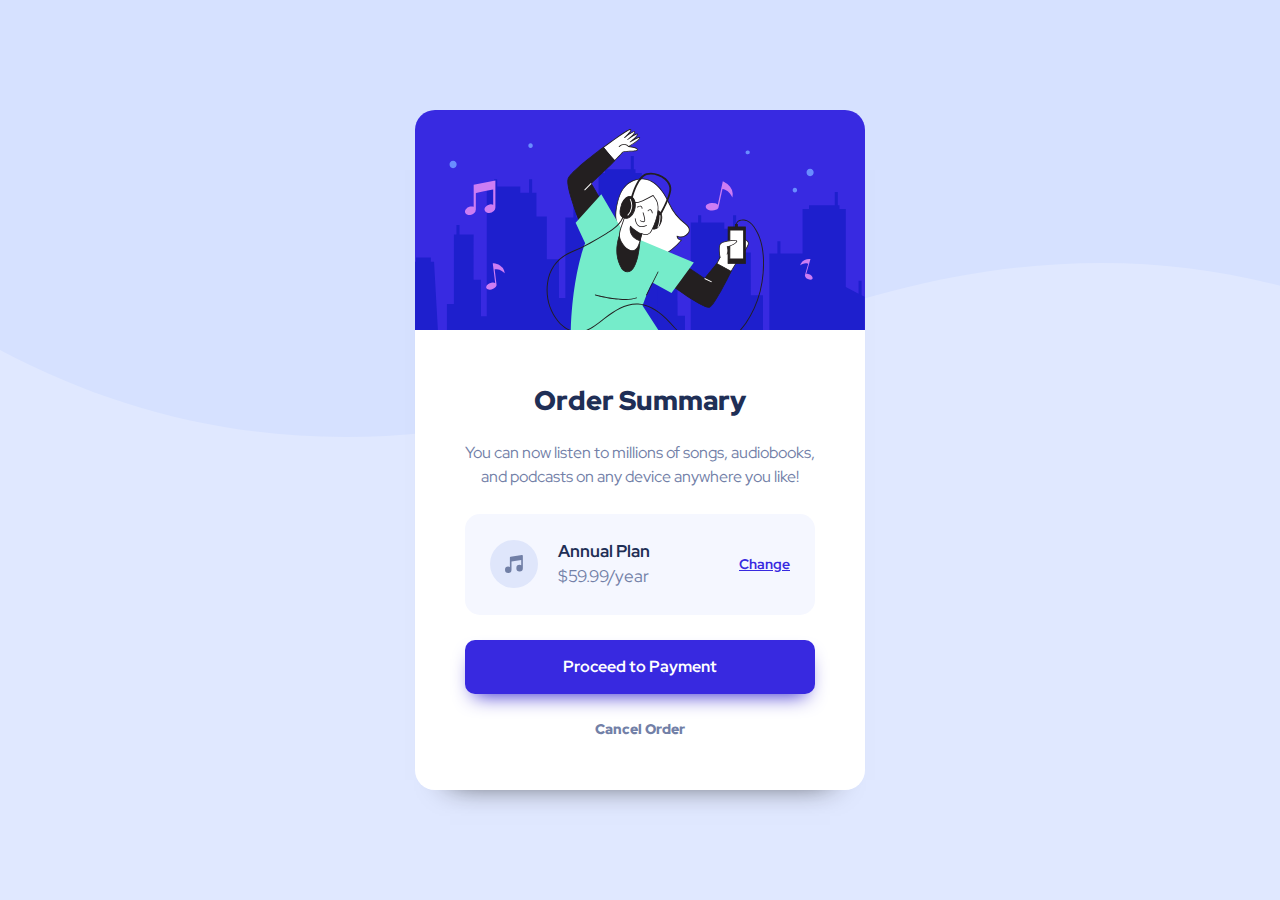
<file: index.html>
<!DOCTYPE html>
<html lang="en-US">
<head>
  <meta charset="utf-8">
  <meta name="viewport" content="width=device-width, initial-scale=1">
  <title>Order Summary</title>

  <link rel="icon" type="image/png" sizes="32x32" href="./images/favicon-32x32.png">
  <!-- Fonts -->
  <link rel="preconnect" href="https://fonts.googleapis.com">
  <link rel="preconnect" href="https://fonts.gstatic.com" crossorigin>
  <link href="https://fonts.googleapis.com/css2?family=Red+Hat+Display:wght@500;700;900&display=swap" rel="stylesheet"> 

  <link rel="stylesheet" type="text/css" href="styles.css">
</head>
<body>
  <main class="wrapper">
    <div class="hero">
      <img src="images/illustration-hero.svg" alt="">
    </div>
    <div class="order-summary">
      <h1>Order Summary</h1>
      <p>You can now listen to millions of songs, audiobooks, and podcasts on any device anywhere you like!</p>
      <div class="plan">
        <img src="images/icon-music.svg" alt="">
        <p>
          Annual Plan <br> 
          $59.99/year
        </p>
        <a href="#">Change</a>
      </div>
      <a href="#" class="proceed-btn">Proceed to Payment</a>
      <a href="#" class="cancel">Cancel Order</a>
    </div>
  </main>
</body>
</html>
</file>
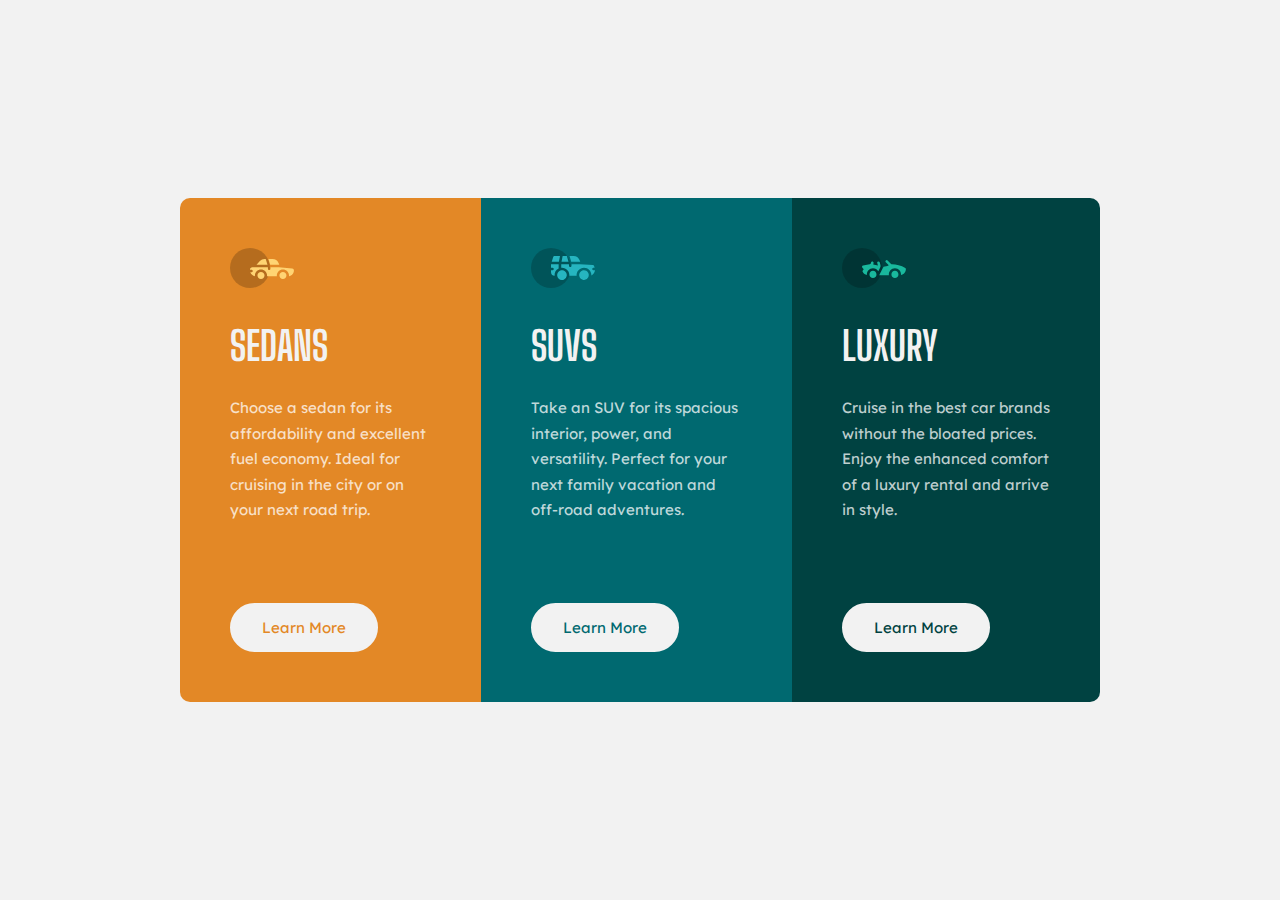
<file: 3-column-preview-card-component-main/index.html>
<!DOCTYPE html>
<html lang="en-US">
<head>
  <meta charset="utf-8">
  <meta name="viewport" content="width=device-width, initial-scale=1">

  <!-- Fonts -->
  <link rel="preconnect" href="https://fonts.googleapis.com">
  <link rel="preconnect" href="https://fonts.gstatic.com" crossorigin>
  <link href="https://fonts.googleapis.com/css2?family=Big+Shoulders+Display:wght@700&family=Lexend+Deca&display=swap" rel="stylesheet"> 

  <link rel="icon" type="image/png" sizes="32x32" href="images/favicon-32x32.png">
  <link rel="stylesheet" href="styles.css">

  <title>3 Column Preview Card</title>
</head>
<body>
  <main class="wrapper">
    <div class="sedans">
      <img src="images/icon-sedans.svg" alt="">
      <div class="text-container">
        <h1>SEDANS</h1>
        <p>Choose a sedan for its affordability and excellent fuel economy. Ideal for cruising in the city or on your next road trip.</p>
      </div>
      <a href="#">Learn More</a>
    </div>
    <div class="suvs">
      <img src="images/icon-suvs.svg" alt="">
      <div class="text-container">
        <h1>SUVS</h1>
        <p>Take an SUV for its spacious interior, power, and versatility. Perfect for your next family vacation and off-road adventures.</p>
      </div>
      <a href="#">Learn More</a>
    </div>
    <div class="luxury">
      <img src="images/icon-luxury.svg" alt="">
      <div class="text-container">
        <h1>LUXURY</h1>
        <p>Cruise in the best car brands without the bloated prices. Enjoy the enhanced comfort of a luxury rental and arrive in style.</p>
      </div>
      <a href="#">Learn More</a>
    </div>
  </main>
</body>
</html>
</file>
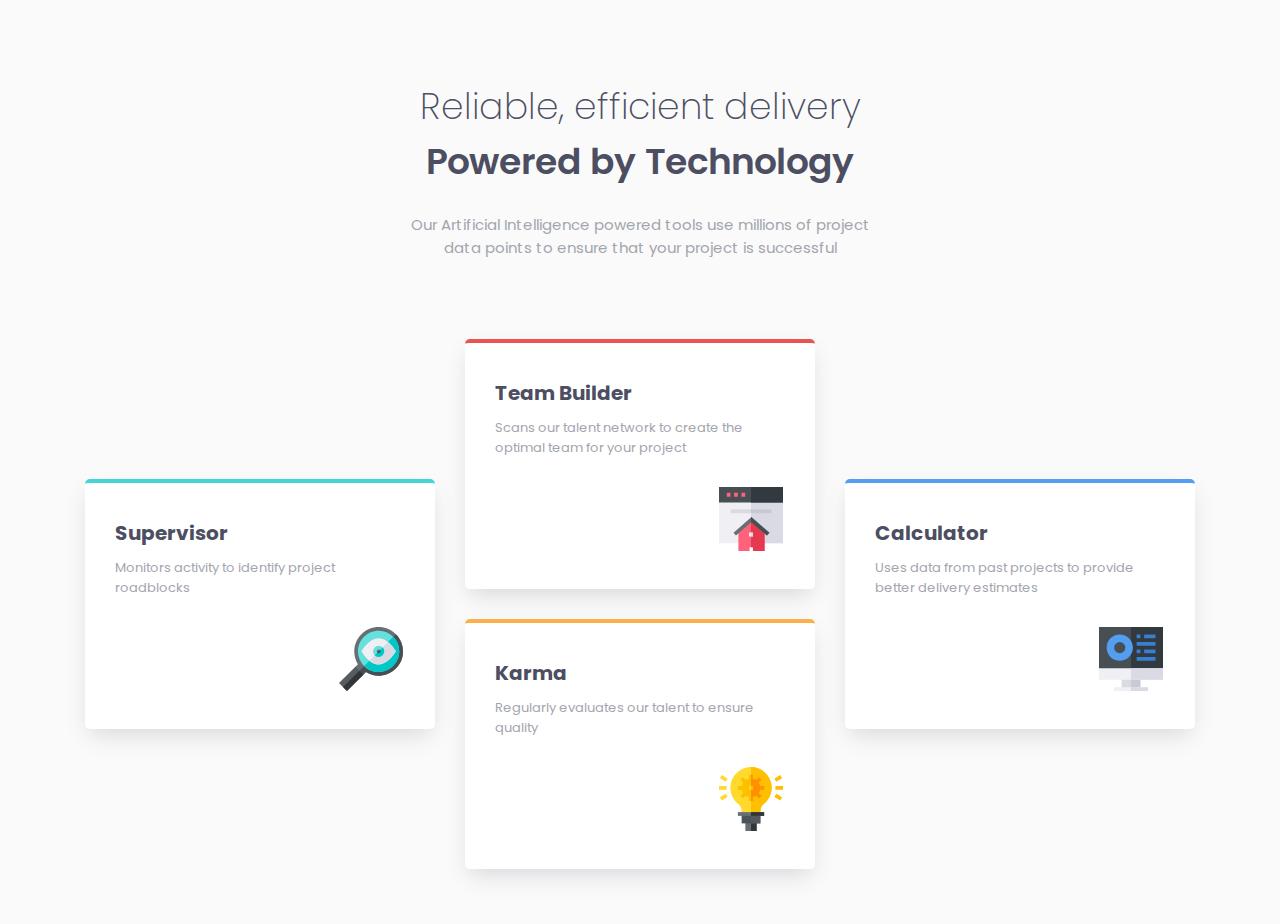
<file: four-card-feature-section-master/index.html>
<!DOCTYPE html>
<html lang="en-US">
<head>
  <meta charset="utf-8">
  <meta name="viewport" content="width=device-width, initial-scale=1">

  <link rel="icon" type="image/png" sizes="32x32" href="images/favicon-32x32.png">
  <link rel="stylesheet" href="styles.css">

  <title>Four Card Feature Section</title>
</head>
<body>
  <main class="wrapper">
    <div class="text-container">
      <h1>
        Reliable, efficient delivery
        <span>Powered by Technology</span>
      </h1>
      <p> Our Artificial Intelligence powered tools use millions of project data points to ensure that your project is successful</p>
    </div>
    <div class="card-container">
      <div class="card supervisor">
        <h2>Supervisor</h2>
        <p>Monitors activity to identify project roadblocks</p>
        <span class="img-container">
          <img src="images/icon-supervisor.svg" alt="" aria-hidden="true">
        </span>
      </div>
      <div class="card team">
        <h2>Team Builder</h2>
        <p>Scans our talent network to create the optimal team for your project</p>
        <span class="img-container">
          <img src="images/icon-team-builder.svg" alt="" aria-hidden="true">
        </span>
      </div>
      <div class="card karma">
        <h2>Karma</h2>
        <p>Regularly evaluates our talent to ensure quality</p>
        <span class="img-container">
          <img src="images/icon-karma.svg" alt="" aria-hidden="true">
        </span>
      </div>
      <div class="card calculator">
        <h2>Calculator</h2>
        <p>Uses data from past projects to provide better delivery estimates</p>
        <span class="img-container">
          <img src="images/icon-calculator.svg" alt="" aria-hidden="true">
        </span>
      </div>
    </div>
  </main>
</body>
</html>
</file>
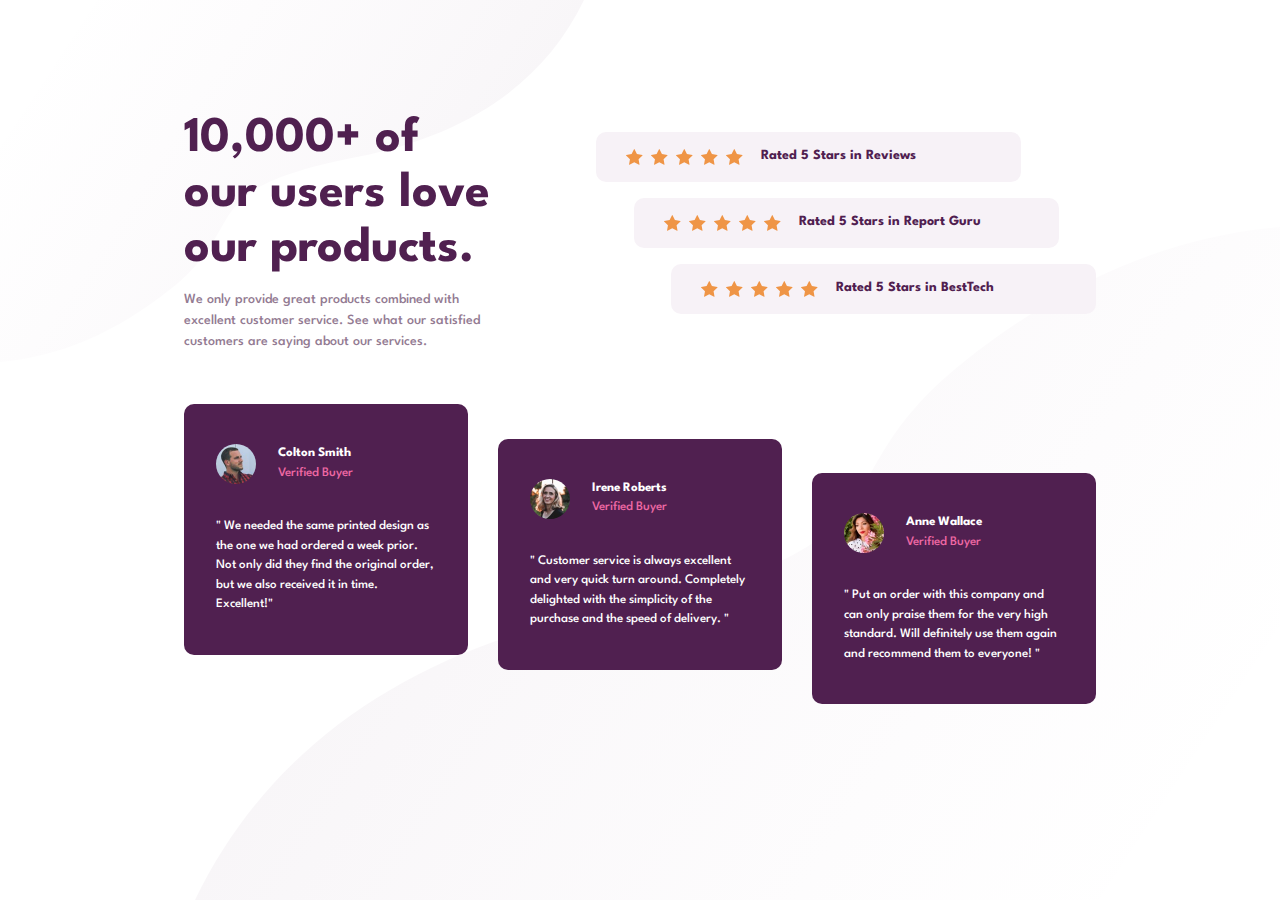
<file: social-proof-section/index.html>
<!DOCTYPE html>
<html lang="en-US">

<head>
  <meta charset="utf-8">
  <meta name="viewport" content="width=device-width, initial-scale=1">

  <link rel="icon" type="image/png" sizes="32x32" href="images/favicon-32x32.png">
  <link rel="stylesheet" type="text/css" href="styles.css">

  <title>Social Proof Section</title>
</head>

<body>
  <main class="wrapper">
    <section class="top-part">
      <div class="introduction-text">
        <h1>10,000+ of our users love our products.</h1>
        <p>We only provide great products combined with excellent customer service. See what our satisfied customers are
          saying about our services.</p>
      </div>
      <div class="top-review">
        <div class="rating-panel">
          <ul class="rating-stars">
            <li><img src="images/icon-star.svg" alt="Review Star Icon" aria-hidden="true" /></li>
            <li><img src="images/icon-star.svg" alt="Review Star Icon" aria-hidden="true" /></li>
            <li><img src="images/icon-star.svg" alt="Review Star Icon" aria-hidden="true" /></li>
            <li><img src="images/icon-star.svg" alt="Review Star Icon" aria-hidden="true" /></li>
            <li><img src="images/icon-star.svg" alt="Review Star Icon" aria-hidden="true" /></li>
          </ul>
          <h2>Rated 5 Stars in Reviews</h2>
        </div>
        <div class="rating-panel">
          <ul class="rating-stars">
            <li><img src="images/icon-star.svg" alt="Review Star Icon" aria-hidden="true" /></li>
            <li><img src="images/icon-star.svg" alt="Review Star Icon" aria-hidden="true" /></li>
            <li><img src="images/icon-star.svg" alt="Review Star Icon" aria-hidden="true" /></li>
            <li><img src="images/icon-star.svg" alt="Review Star Icon" aria-hidden="true" /></li>
            <li><img src="images/icon-star.svg" alt="Review Star Icon" aria-hidden="true" /></li>
          </ul>
          <h2>Rated 5 Stars in Report Guru</h2>
        </div>
        <div class="rating-panel">
          <ul class="rating-stars">
            <li><img src="images/icon-star.svg" alt="Review Star Icon" aria-hidden="true" /></li>
            <li><img src="images/icon-star.svg" alt="Review Star Icon" aria-hidden="true" /></li>
            <li><img src="images/icon-star.svg" alt="Review Star Icon" aria-hidden="true" /></li>
            <li><img src="images/icon-star.svg" alt="Review Star Icon" aria-hidden="true" /></li>
            <li><img src="images/icon-star.svg" alt="Review Star Icon" aria-hidden="true" /></li>
          </ul>
          <h2>Rated 5 Stars in BestTech</h2>
        </div>
      </div>
    </section>
    <div class="customer-review-panel">
      <div class="review-card">
        <div class="reviewer">
          <span class="portrait-container">
            <img src="images/image-colton.jpg" alt="Portrait of Colton">
          </span>
          <div class="name-container">
            <p>Colton Smith</p>
            <p class="verified">Verified Buyer</p>
          </div>
        </div>
        <div class="review">
          <p>
            " We needed the same printed design as the one we had ordered a week prior.
            Not only did they find the original order, but we also received it in time.
            Excellent!"
          </p>
        </div>
      </div>
      <div class="review-card">
        <div class="reviewer">
          <span class="portrait-container">
            <img src="images/image-irene.jpg" alt="Portrait of Irene">
          </span>
          <div class="name-container">
            <p>Irene Roberts</p>
            <p class="verified">Verified Buyer</p>
          </div>
        </div>
        <div class="review">
          <p>
            " Customer service is always excellent and very quick turn around. Completely
            delighted with the simplicity of the purchase and the speed of delivery. "
          </p>
        </div>
      </div>
      <div class="review-card">
        <div class="reviewer">
          <span class="portrait-container">
            <img src="images/image-anne.jpg" alt="Portrait of Anne">
          </span>
          <div class="name-container">
            <p>Anne Wallace</p>
            <p class="verified">Verified Buyer</p>
          </div>
        </div>
        <div class="review">
          <p>
            " Put an order with this company and can only praise them for the very high
            standard. Will definitely use them again and recommend them to everyone! "
          </p>
        </div>
      </div>
    </div>
  </main>
</body>

</html>
</file>
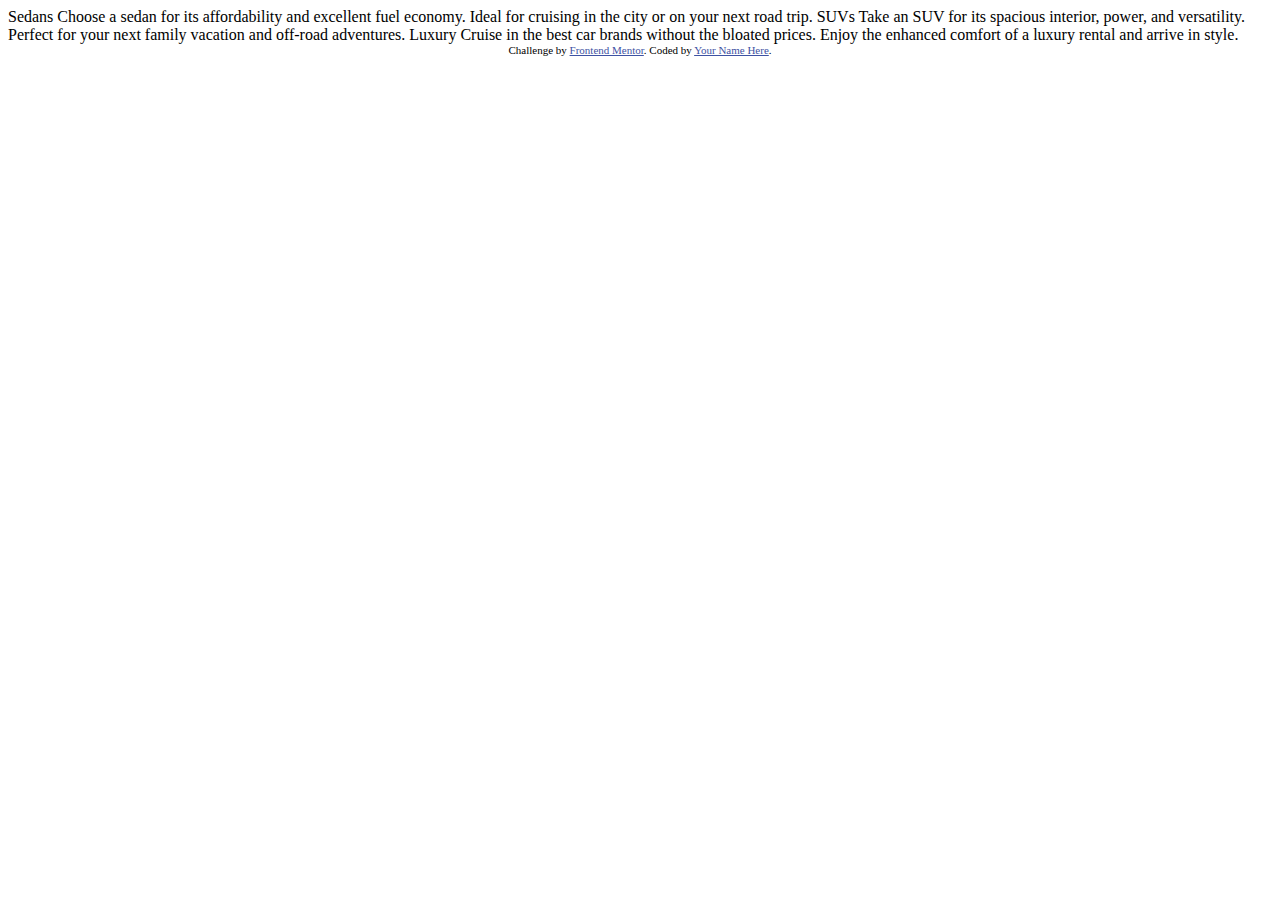
<file: 3-column-preview-card-component-main/index-frontend-mentor.html>
<!DOCTYPE html>
<html lang="en">
<head>
  <meta charset="UTF-8">
  <meta name="viewport" content="width=device-width, initial-scale=1.0"> <!-- displays site properly based on user's device -->

  <link rel="icon" type="image/png" sizes="32x32" href="./images/favicon-32x32.png">
  
  <title>Frontend Mentor | 3-column preview card component</title>

  <!-- Feel free to remove these styles or customise in your own stylesheet 👍 -->
  <style>
    .attribution { font-size: 11px; text-align: center; }
    .attribution a { color: hsl(228, 45%, 44%); }
  </style>
</head>
<body>
  
  Sedans
  Choose a sedan for its affordability and excellent fuel economy. Ideal for cruising in the city 
  or on your next road trip.

  SUVs
  Take an SUV for its spacious interior, power, and versatility. Perfect for your next family vacation 
  and off-road adventures.

  Luxury
  Cruise in the best car brands without the bloated prices. Enjoy the enhanced comfort of a luxury 
  rental and arrive in style.
  
  <div class="attribution">
    Challenge by <a href="https://www.frontendmentor.io?ref=challenge" target="_blank">Frontend Mentor</a>. 
    Coded by <a href="#">Your Name Here</a>.
  </div>
</body>
</html>
</file>
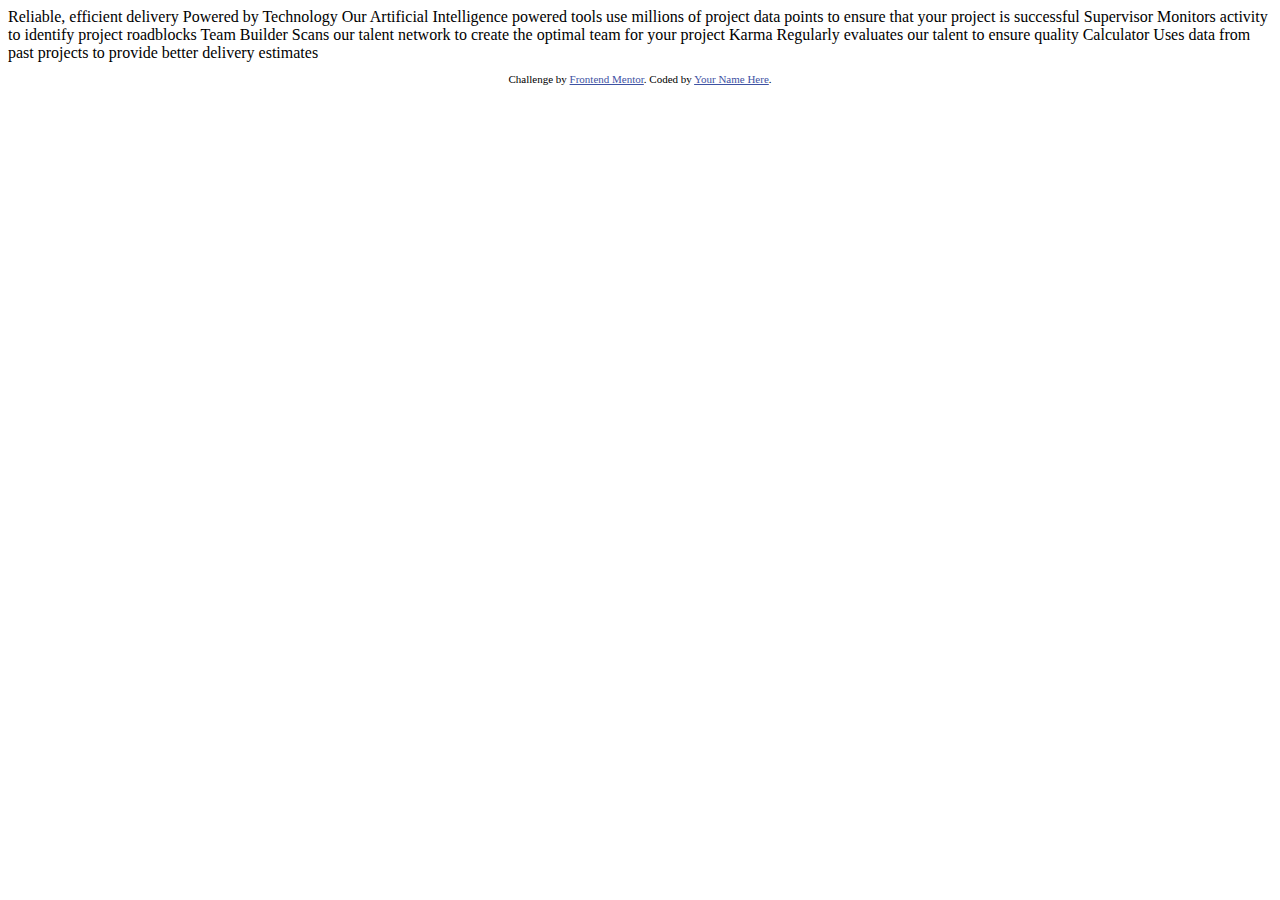
<file: four-card-feature-section-master/index-frontend-mentor.html>
<!DOCTYPE html>
<html lang="en">
<head>
  <meta charset="UTF-8">
  <meta name="viewport" content="width=device-width, initial-scale=1.0"> <!-- displays site properly based on user's device -->

  <link rel="icon" type="image/png" sizes="32x32" href="./images/favicon-32x32.png">
  
  <title>Frontend Mentor | Four card feature section</title>

  <!-- Feel free to remove these styles or customise in your own stylesheet 👍 -->
  <style>
    .attribution { font-size: 11px; text-align: center; }
    .attribution a { color: hsl(228, 45%, 44%); }
  </style>
</head>
<body>
  
  Reliable, efficient delivery
  Powered by Technology

  Our Artificial Intelligence powered tools use millions of project data points 
  to ensure that your project is successful

  Supervisor
  Monitors activity to identify project roadblocks

  Team Builder
  Scans our talent network to create the optimal team for your project

  Karma
  Regularly evaluates our talent to ensure quality

  Calculator
  Uses data from past projects to provide better delivery estimates

  
  <footer>
    <p class="attribution">
      Challenge by <a href="https://www.frontendmentor.io?ref=challenge" target="_blank">Frontend Mentor</a>. 
      Coded by <a href="#">Your Name Here</a>.
    </p>
  </footer>
</body>
</html>
</file>
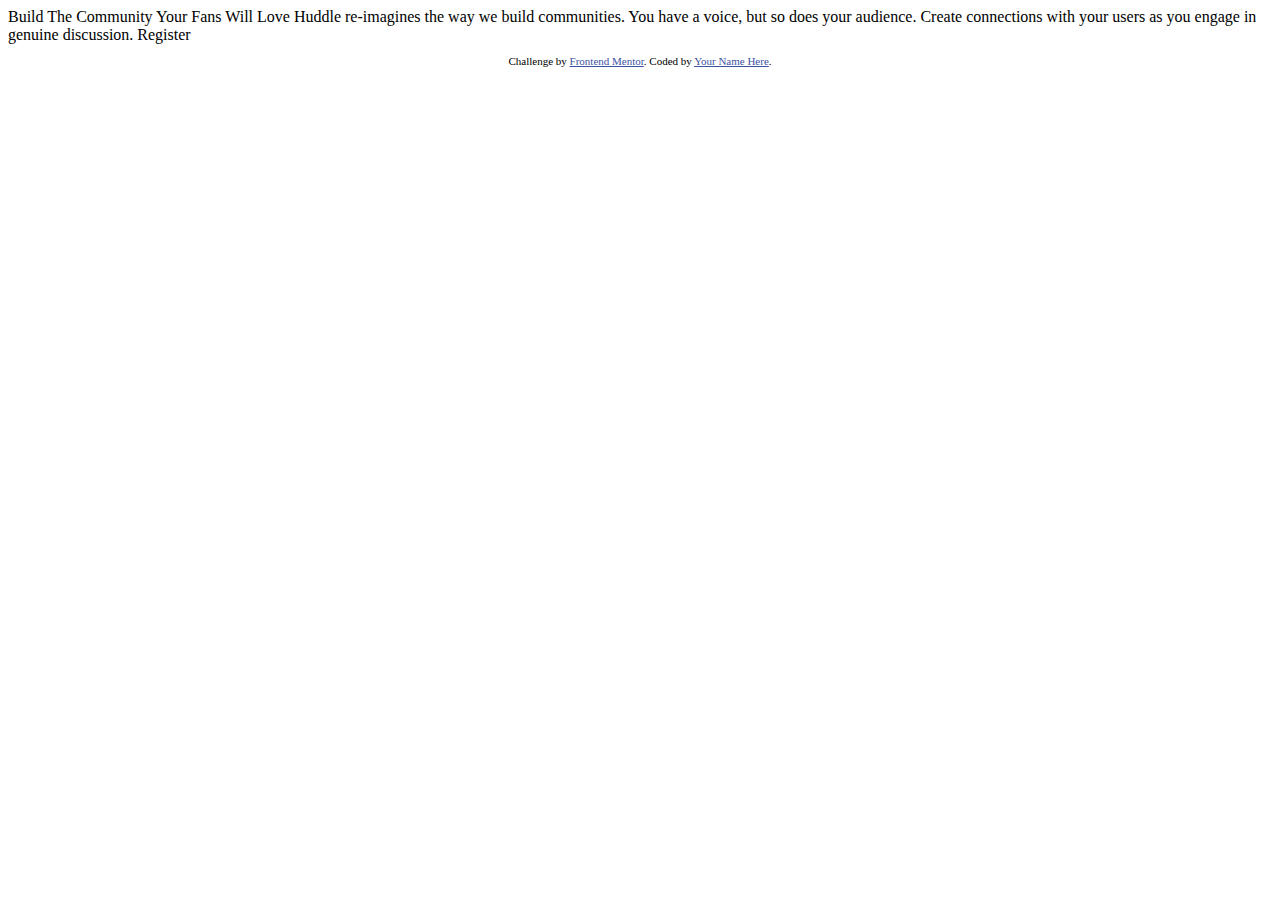
<file: huddle-landing-page/index-frontend-mentor.html>
<!DOCTYPE html>
<html lang="en">
<head>
  <meta charset="UTF-8">
  <meta name="viewport" content="width=device-width, initial-scale=1.0"> <!-- displays site properly based on user's device -->

  <link rel="icon" type="image/png" sizes="32x32" href="./images/favicon-32x32.png">
  
  <title>Frontend Mentor | Huddle landing page with single introductory section</title>

  <!-- Feel free to remove these styles or customise in your own stylesheet 👍 -->
  <style>
    .attribution { font-size: 11px; text-align: center; }
    .attribution a { color: hsl(228, 45%, 44%); }
  </style>
</head>
<body>

  Build The Community Your Fans Will Love

  Huddle re-imagines the way we build communities. You have a voice, but so does your audience. 
  Create connections with your users as you engage in genuine discussion. 

  Register

  <footer>
    <p class="attribution">
      Challenge by <a href="https://www.frontendmentor.io?ref=challenge" target="_blank">Frontend Mentor</a>. 
      Coded by <a href="#">Your Name Here</a>.
    </p>
  </footer>
</body>
</html>
</file>
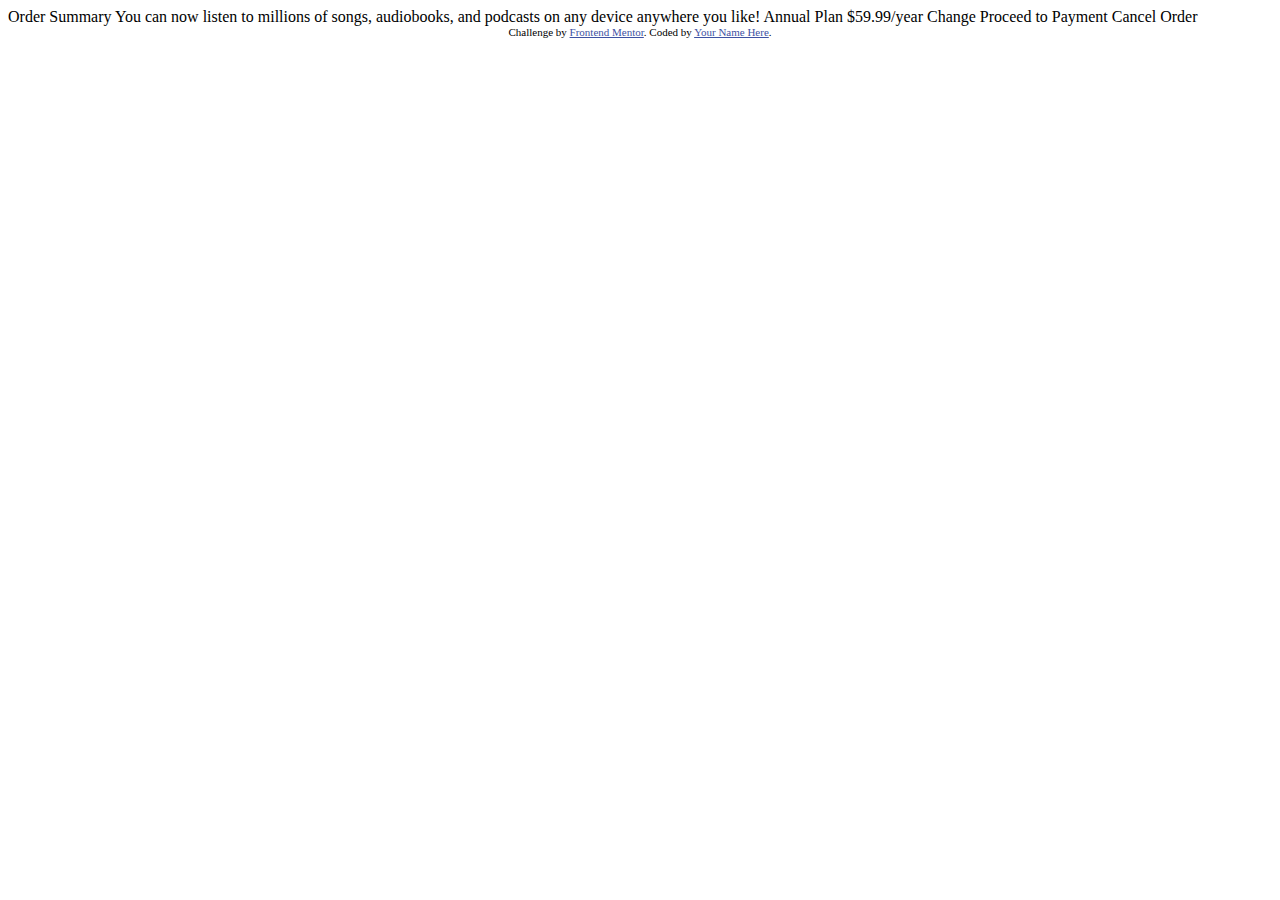
<file: order-summary-component-main/index-frontend-mentor.html>
<!DOCTYPE html>
<html lang="en">
<head>
  <meta charset="UTF-8">
  <meta name="viewport" content="width=device-width, initial-scale=1.0"> <!-- displays site properly based on user's device -->

  <link rel="icon" type="image/png" sizes="32x32" href="./images/favicon-32x32.png">
  
  <title>Frontend Mentor | Order summary card</title>

  <!-- Feel free to remove these styles or customise in your own stylesheet 👍 -->
  <style>
    .attribution { font-size: 11px; text-align: center; }
    .attribution a { color: hsl(228, 45%, 44%); }
  </style>
</head>
<body>

  Order Summary

  You can now listen to millions of songs, audiobooks, and podcasts on any 
  device anywhere you like!

  Annual Plan
  $59.99/year

  Change

  Proceed to Payment
  Cancel Order
  
  <div class="attribution">
    Challenge by <a href="https://www.frontendmentor.io?ref=challenge" target="_blank">Frontend Mentor</a>. 
    Coded by <a href="#">Your Name Here</a>.
  </div>
</body>
</html>
</file>
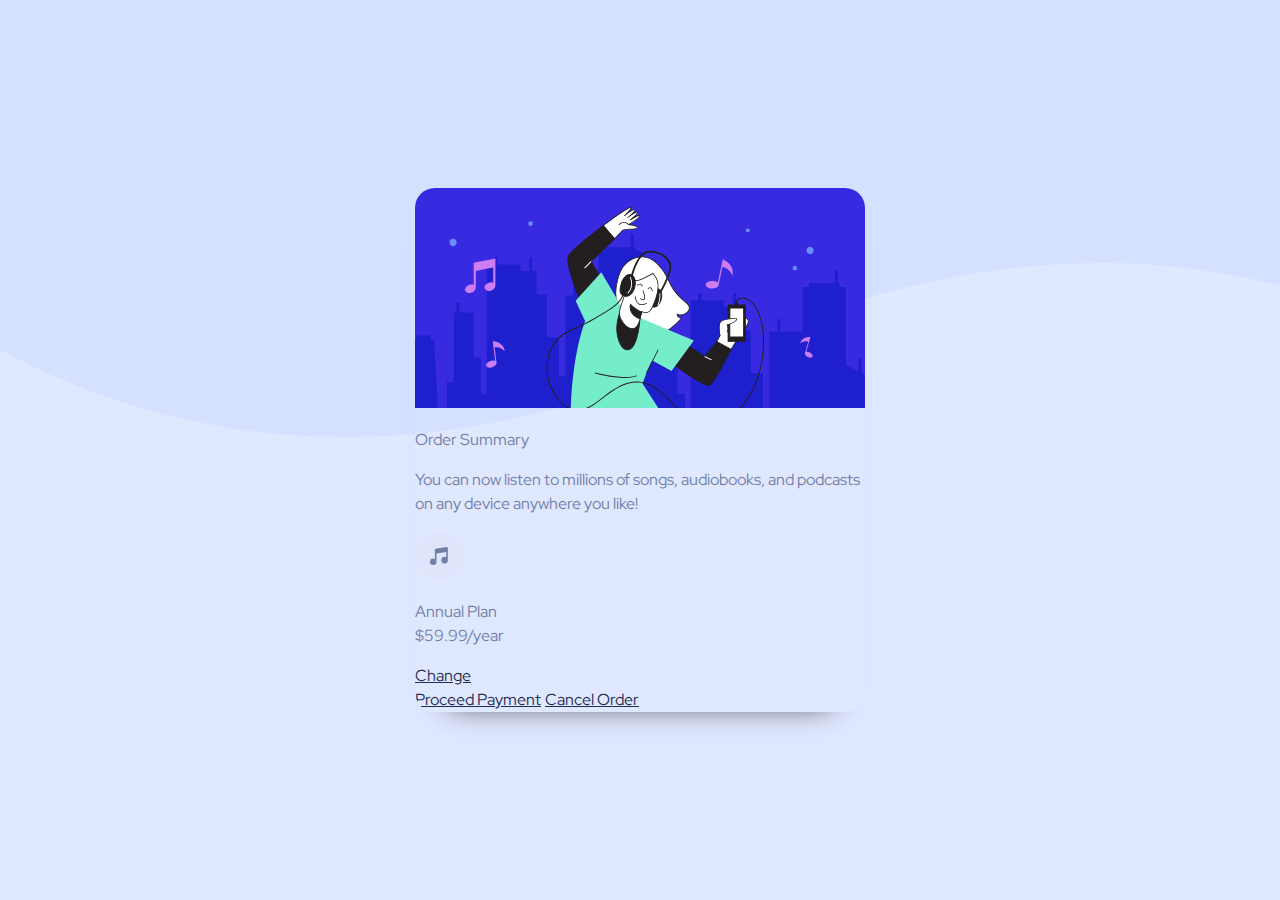
<file: order-summary-component-main/index1.html>
<!DOCTYPE html>
<html lang="en-US">
<head>
  <meta charset="utf-8">
  <meta name="viewport" content="width=device-width, initial-scale=1">
  <!-- Fonts -->
  <link rel="preconnect" href="https://fonts.googleapis.com">
  <link rel="preconnect" href="https://fonts.gstatic.com" crossorigin>
  <link href="https://fonts.googleapis.com/css2?family=Red+Hat+Display:wght@500;700;900&display=swap" rel="stylesheet"> 

  <link rel="icon" type="image/png" sizes="32x32" href="images/favicon-32x32.png">
  <link rel="stylesheet" href="styles.css">

  <title>Order Summary Card</title>
  
</head>
<body>
  <div class="wrapper">
    <div class="card">
      <img src="images/illustration-hero.svg">
      <div class="container">
        <p>Order Summary</p>
        <p>
          You can now listen to millions of songs, audiobooks, and podcasts on any 
          device anywhere you like!
        </p>
        <div class="payment-info">
          <img src="images/icon-music.svg">
          <p>
            Annual Plan <br>
            $59.99/year
          </p>
          <a href="#">Change</a>
        </div>
        <a href="#">Proceed Payment</a>
        <a href="#">Cancel Order</a>
      </div>


    </div>

  </div>
</body>
</html>
</file>
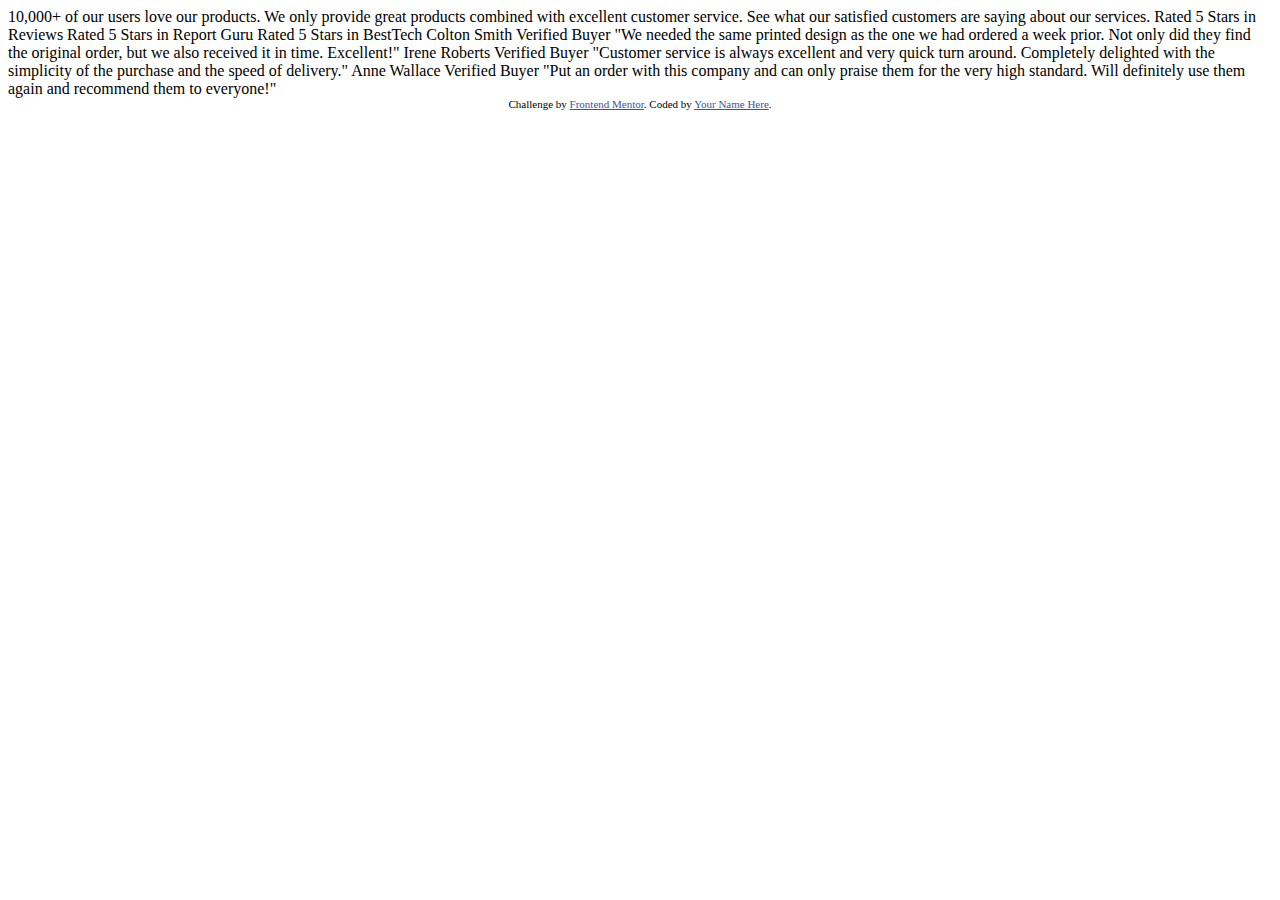
<file: social-proof-section/index-frontend-mentor.html>
<!DOCTYPE html>
<html lang="en">
  <head>
    <meta charset="UTF-8" />
    <meta name="viewport" content="width=device-width, initial-scale=1.0" />
    <!-- displays site properly based on user's device -->

    <link
      rel="icon"
      type="image/png"
      sizes="32x32"
      href="./images/favicon-32x32.png"
    />

    <title>Frontend Mentor | Social proof section</title>

    <!-- Feel free to remove these styles or customise in your own stylesheet 👍 -->
    <style>
      .attribution {
        font-size: 11px;
        text-align: center;
      }
      .attribution a {
        color: hsl(228, 45%, 44%);
      }
    </style>
  </head>
  <body>
    10,000+ of our users love our products.

    We only provide great products combined with excellent customer service.
    See what our satisfied customers are saying about our services.
    
    Rated 5 Stars in Reviews
    Rated 5 Stars in Report Guru
    Rated 5 Stars in BestTech
    
    Colton Smith 
    Verified Buyer
    "We needed the same printed design as the one we had ordered a week prior.
    Not only did they find the original order, but we also received it in time.
    Excellent!"
    
    Irene Roberts 
    Verified Buyer
    "Customer service is always excellent and very quick turn around. Completely
    delighted with the simplicity of the purchase and the speed of delivery."
    
    Anne Wallace 
    Verified Buyer
    "Put an order with this company and can only praise them for the very high
    standard. Will definitely use them again and recommend them to everyone!"

    <div class="attribution">
      Challenge by
      <a href="https://www.frontendmentor.io?ref=challenge" target="_blank"
        >Frontend Mentor</a
      >. Coded by <a href="#">Your Name Here</a>.
    </div>
  </body>
</html>
</file>
<file: styles.css>
* {
  box-sizing: border-box;
}

body {
  margin: 0;
  padding: 0;
  background-color: hsl(225, 100%, 94%);
  font-size: 16px;
  height: 100vh;
  display: flex;
  align-items: center;
}

p, a, h1 {
  font-family: 'Red Hat Display', sans-serif;
  color: hsl(224, 23%, 55%);
  line-height: 1.5;
}

a:link {
  color:hsl(223, 47%, 23%);
}

a:visited {
  color:hsl(223, 47%, 23%);
}

a:focus {
  color: #766cf1;
  text-decoration: none;
}

a:hover {
  color: #766cf1;
  text-decoration: none;
}

a:active {
  color: #766cf1;
  text-decoration: none;
}
.wrapper {
  max-width: 330px;
  margin: auto;
  border-radius: 20px;
  overflow: hidden;
  box-shadow: 0px 25px 30px -35px #151515;
}

.hero > img {
  max-width: 100%;
  /* display: block removes the gap needed for descenders */
  display: block;
}

.order-summary {
  background-color: white;
  overflow: hidden;
  padding: 10px 27px;
  text-align: center;
  padding-bottom: 35px;
}

.order-summary > h1 {
  font-size: 1.4rem;
  font-weight: 900;
  color: hsl(223, 47%, 23%);
  margin: 20px 0px;
}

.plan {
  display: flex;
  flex-wrap: wrap;
  justify-content: space-between;
  align-items: center;
  background-color:hsl(225, 100%, 98%);
  margin-top: 25px;
  padding: 5px 15px;
  border-radius: 15px;
}

.plan > p::first-line {
  font-weight: 700;
  color:hsl(223, 47%, 23%);
}

.plan p {
  flex: 3;
  font-size: 14px;
  text-align: left;
  padding: 0 20px;
  line-height: 1.5;
}

.plan a {
  font-size: 14px;
  color:hsl(245, 75%, 52%);
  font-weight: 700;
}

.plan a:hover {
  color: #766cf1;
}

.order-summary .proceed-btn {
  display: block;
  max-width: 100%;
  padding: 15px 0px;
  margin: 25px 0px;
  border-radius: 10px;
  background-color:hsl(245, 75%, 52%);
  color: white;
  font-weight: 700;
  text-decoration: none;
  box-shadow: 0px 10px 20px -9px #3023cc;
}

.order-summary .proceed-btn:hover {
  background-color: #766cf1;
}

.order-summary .cancel {
  color: hsl(224, 23%, 55%);
  font-size: 14px;
  text-decoration: none;
  font-weight: 900;
}

.order-summary .cancel:hover {
  color: hsl(223, 47%, 23%);
}

@media screen and (max-width: 319px) {
  .plan {
    display: block;
    padding: 20px;
  }
  .plan > p {
    text-align: center;
  }
}

@media screen and (min-width: 600px) {
  body {
    background-image: url(images/pattern-background-desktop.svg);
    background-repeat: repeat-x;
  }

  .wrapper {
  max-width: 450px;
  }

  .plan {
    padding: 8px 25px;
  }

  .plan p {
    font-size: 17px;
  }
  .order-summary {
    padding: 30px 50px 50px 50px;
  }

  .order-summary h1 {
    font-size: 1.7rem;
  }
}
</file>
<file: 3-column-preview-card-component-main/styles.css>
* {
  box-sizing: border-box;
}

body {
  margin: 0;
  padding: 0;
  font-size: 15px;
  color: hsla(0, 0%, 100%, 0.75);
  background-color: hsl(0, 0%, 95%);
  height: 100vh;
}

h1 {
  font-size: 40px;
  font-family: 'Big Shoulders Display', sans-serif;
  font-weight: 700;
  margin: 30px 0px 20px 0px;
  color: hsl(0, 0%, 95%);
}

p {
  margin: 20px 0px 0px 0px;
  line-height: 1.7;
  color: hsla(0, 0%, 100%, 0.75);
  padding-bottom: 25px;
}

a {
  border: 2px solid hsl(0, 0%, 95%);
  border-radius: 50px;
  background-color: hsl(0, 0%, 95%);
  display: inline-block;
  padding: 13px 30px;
  text-decoration: none;
}
p, a {
  font-family: 'Lexend Deca', sans-serif;
  font-weight: 400;
}

.sedans a:link {
  color: hsl(31, 77%, 52%);
}

.suvs a:link {
  color:hsl(184, 100%, 22%);
}

.luxury a:link {
  color:hsl(179, 100%, 13%);
}

.sedans a:visited {
  color: hsl(31, 77%, 52%);;
}

.suvs a:visited {
  color:hsl(184, 100%, 22%);
}

.luxury a:visited {
  color:hsl(179, 100%, 13%);
}

.wrapper a:focus {
  background-color: inherit;
  color: hsl(0, 0%, 95%);
}

/* Added wrapper for specifity */
.wrapper a:hover {
  background-color: inherit;
  color: hsl(0, 0%, 95%);
}

.wrapper a:active {
  background-color:hsl(0, 0%, 95%);
  color: hsl(0, 0%, 95%);
}

.wrapper {
  border-radius: 10px;
  margin: 87px 24px;
  overflow: hidden;
}

.wrapper .sedans {
  background-color:hsl(31, 77%, 52%);
  padding: 50px;
}

.wrapper .suvs {
  background-color: hsl(184, 100%, 22%);
  padding: 50px;
}

.wrapper .luxury {
  background-color: hsl(179, 100%, 13%);
  padding: 50px;
}

@media screen and (min-width: 968px) {
  
  body {
    display: flex;
    align-items: center;
    justify-content: center;
  }

  .wrapper {
    max-width: 920px;
    margin: 0;
    display: flex;
  }

  .text-container {
    padding-bottom: 80px;
  }

  p {
    display: inline-block;
    padding-bottom: 0;
    margin-top: 5px;
  }
}

@media screen and (max-width: 374px) {
  .wrapper {
    margin-left: 10px;
    margin-right: 10px;
  }
}
</file>
<file: four-card-feature-section-master/styles.css>
@import url('https://fonts.googleapis.com/css2?family=Poppins:wght@200;400;600&display=swap');

:root {
  --red: hsl(0, 78%, 62%);
  --cyan: hsl(180, 62%, 55%);
  --orange: hsl(34, 97%, 64%);
  --blue: hsl(212, 86%, 64%);
  --darkblue: hsl(234, 12%, 34%);
  --grayishblue: hsl(229, 6%, 66%);
  --lightgray: hsl(0, 0%, 98%);
}

* {
  box-sizing: border-box;
}

html {
  font-size: 62.5%;
}

body {
  font-size: 1.5rem;
  font-family: Poppins, sans-serif;
  margin: 0;
  background-color: var(--lightgray);
}

h1 {
  font-size: 2.4rem;
  font-weight: 200;
  text-align: center;
  color: var(--darkblue);
}

h2 {
  color: var(--darkblue);
  font-size: 2rem;
}
p {
  color: var(--grayishblue);
}

h1 span {
  display: block;
  font-weight: 600;
}

.wrapper {
  padding: 7rem 3rem;
}

.text-container > p {
  text-align: center;
  margin-bottom: 8rem;
}

.card {
  position: relative;
  min-height: 22rem;
  margin-bottom: 2.5rem;
  padding: 0 3rem;
  background-color: white;
  border-radius: 5px;
  box-shadow: 0px 10px 22px -5px hsla(234.3, 12.1%, 33.9%, .2);
}

.card > p {
  font-size: 1.3rem;
}
.card .img-container {
  display: inline-block;
  position: absolute;
  right: 15px;
  bottom: 15px;
}

.img-container img {
  width: 90%;
}

.card.supervisor {
  border-top: 4px solid var(--cyan);
}

.card.team {
  border-top: 4px solid var(--red);
}

.card.karma {
  border-top: 4px solid var(--orange);
}

.card.calculator {
  border-top: 4px solid var(--blue);
}

@media screen and (min-width: 600px) {
  
  .text-container {
    max-width: 60%;
    margin: auto;
  }

  .card-container {
    display: grid;
    grid-template-columns: 1fr 1fr;
    gap: 2rem;
  }

  .card h2 {
    margin-bottom: 0;
  }

  .card p {
    margin-top: 1rem;
  }
}

@media screen and (min-width: 800px) {

  body {
    max-width: 115rem;
    margin: auto;
  }

  .wrapper {
    padding: 5.5rem 2rem;
  }
  
  .text-container {
    max-width: 45%;
    margin: auto;
  }

  .text-container h1 {
    font-size: 3.6rem;
  }
  .card {
    margin: 0;
    min-height: 25rem;
  }

  .card h2 {
    margin-top: 3.5rem;
  }

  .card .img-container {
    right: 32px;
    bottom: 32px;
  }
  .img-container img {
    width: 100%;
  }

  .card-container {
    display: grid;
    grid-template-columns: 1fr 1fr 1fr;
    grid-template-rows: 1fr 1fr;
    grid-gap: 3rem;
  }

  .supervisor,
  .calculator {
    grid-row: 1 / 3;
    align-self: center;
  }

  .karma {
    grid-column: 2;
  }

  .calculator {
    grid-column: 3;
  }
}
</file>
<file: social-proof-section/styles.css>
@import url('https://fonts.googleapis.com/css2?family=Spartan:wght@400;500;700&display=swap');

:root {
  --v-dark-mag: hsl(300, 43%, 22%);
  --soft-pink: hsl(333, 80%, 67%);
  --dgray-mag: hsl(303, 10%, 53%);
  --lgray-mag: hsl(300, 24%, 96%);
  --white: hsl(0, 0%, 100%);
}

*, 
*::before,
*::after {
  box-sizing: border-box;
}

html {
  font-size: 62.5%;
  height: 100vh;
}

body {
  margin: 0;
  padding: 0;
  font-family: 'Spartan', sans-serif;
  font-size: 1.4rem;
  background-image: url(images/bg-pattern-top-mobile.svg);
  background-position: top left;
  background-repeat: no-repeat;
}

h1,
p,
ul {
  margin: 0;
}

h1 {
  font-size: 3rem;
  line-height: 1.1;
  margin: 0;
  color: var(--v-dark-mag);
}

p {
  color: var(--dgray-mag);
  font-weight: 500;
  line-height: 1.5;
}

ul {
  padding: 0;
  list-style-type: none;
}

body {
  height: 100vh;
}

.wrapper {
  padding: 8rem 2.5rem 7rem 2.5rem;
}

.top-part {
  text-align: center;
}
.top-part h1 {
  margin-bottom: 2.5rem;
}

.top-review {
  padding-top: 4.5rem;
}

.rating-panel {
  background-color: var(--lgray-mag);
  margin-bottom: 1.6rem;
  padding: 1.5rem;
  border-radius: 10px;
}

.rating-panel h2 {
  font-size: 1.4rem;
  font-weight: 700;
  color: var(--v-dark-mag);
  margin: 1rem 0 0 0;
}

.rating-panel:last-of-type {
  margin-bottom: 5rem;
}

.rating-stars {
  display: flex;
  gap: 0.8rem;
  justify-content: center;
}

.rating-stars img {
  display: block;
}

.review-card {
  background-color: var(--v-dark-mag);
  margin-bottom: 1.6rem;
  padding: 4rem 3.2rem;
  border-radius: 10px;
}

.review-card p {
  color: var(--white);
  font-size: 1.3rem;
}

.reviewer {
  display: flex;
  gap: 2.2rem;
  margin-bottom: 3rem;
}

.portrait-container{
  flex-basis: 4rem;
  flex-grow: 0;
}

.name-container p:first-of-type {
  font-weight: 700;
}

p.verified {
  color: var(--soft-pink);
}

.reviewer span {
  display: inline-block;
}

.portrait-container img {
  display: inline-block;
  border-radius: 50%;
  max-width: 100%;
}

@media screen and (min-width: 800px){

  body {
    background-image: url(images/bg-pattern-top-desktop.svg);
    background-repeat: no-repeat;
  }
  .wrapper {
    padding: 7% 11.5%;
  }

  .introduction-text h1 {
    font-size: 5rem;
    margin-bottom: 1.2rem;
  }

  .top-review {
    flex: 1;
    display: flex;
    flex-direction: column;
    flex-grow:0;
    min-width: 50rem;
  }

  .rating-panel h2 {
    margin: 0;
  }

  .rating-panel {
    padding: 1.7rem 3rem;
    display: flex;
    gap: 1.8rem;
    width: 85%;
  }

  .rating-panel:nth-child(1) {
    align-self: flex-start;
  }

  .rating-panel:nth-child(2) {
    align-self: center;
  }

  .rating-panel:nth-child(3) {
    align-self: flex-end;
  }

  .rating-stars {
    align-items: center;
  }

  .customer-review-panel {
    display: grid;
    grid-template-columns: 1fr 1fr;
    gap: 2rem;
  }

  .review-card {
    margin: 0;
  }
}

@media screen and (min-width: 1279px) {

  body {
    background-image: url(images/bg-pattern-top-desktop.svg), url(images/bg-pattern-bottom-desktop.svg);
    background-repeat: no-repeat;
    background-position: top left, bottom right;
  }

  .wrapper{
    max-width: 160rem;
    margin: auto;
    padding: 11.2rem 18.4rem;
  }
  .top-part {
    display: flex;
    gap: 5rem;
    margin-bottom: 4rem;
  }

  .introduction-text {
    padding-right: 5%;
    text-align: left;
  }

  .top-review {
    padding-top: 2rem;
  }

  .customer-review-panel {
    display: grid;
    grid-template-columns: 1fr 1fr 1fr;
    gap: 3rem;
    grid-auto-rows: 1fr;
    min-height: 300px;
  }

  .review-card {
    margin: 0;
  }

  .review-card:nth-child(1) {
    align-self: flex-start;
  }

  .review-card:nth-child(2) {
    align-self: center;
  }

  .review-card:nth-child(3) {
    align-self: flex-end;
  }
}
</file>
<file: order-summary-component-main/styles.css>
* {
  box-sizing: border-box;
}

body {
  margin: 0;
  padding: 0;
  background-color: hsl(225, 100%, 94%);
  font-size: 16px;
  height: 100vh;
  display: flex;
  align-items: center;
}

p, a, h1 {
  font-family: 'Red Hat Display', sans-serif;
  color: hsl(224, 23%, 55%);
  line-height: 1.5;
}

a:link {
  color:hsl(223, 47%, 23%);
}

a:visited {
  color:hsl(223, 47%, 23%);
}

a:focus {
  color: #766cf1;
  text-decoration: none;
}

a:hover {
  color: #766cf1;
  text-decoration: none;
}

a:active {
  color: #766cf1;
  text-decoration: none;
}
.wrapper {
  max-width: 330px;
  margin: auto;
  border-radius: 20px;
  overflow: hidden;
  box-shadow: 0px 25px 30px -35px #151515;
}

.hero > img {
  max-width: 100%;
  /* display: block removes the gap needed for descenders */
  display: block;
}

.order-summary {
  background-color: white;
  overflow: hidden;
  padding: 10px 27px;
  text-align: center;
  padding-bottom: 35px;
}

.order-summary > h1 {
  font-size: 1.4rem;
  font-weight: 900;
  color: hsl(223, 47%, 23%);
  margin: 20px 0px;
}

.plan {
  display: flex;
  flex-wrap: wrap;
  justify-content: space-between;
  align-items: center;
  background-color:hsl(225, 100%, 98%);
  margin-top: 25px;
  padding: 5px 15px;
  border-radius: 15px;
}

.plan > p::first-line {
  font-weight: 700;
  color:hsl(223, 47%, 23%);
}

.plan p {
  flex: 3;
  font-size: 14px;
  text-align: left;
  padding: 0 20px;
  line-height: 1.5;
}

.plan a {
  font-size: 14px;
  color:hsl(245, 75%, 52%);
  font-weight: 700;
}

.plan a:hover {
  color: #766cf1;
}

.order-summary .proceed-btn {
  display: block;
  max-width: 100%;
  padding: 15px 0px;
  margin: 25px 0px;
  border-radius: 10px;
  background-color:hsl(245, 75%, 52%);
  color: white;
  font-weight: 700;
  text-decoration: none;
  box-shadow: 0px 10px 20px -9px #3023cc;
}

.order-summary .proceed-btn:hover {
  background-color: #766cf1;
}

.order-summary .cancel {
  color: hsl(224, 23%, 55%);
  font-size: 14px;
  text-decoration: none;
  font-weight: 900;
}

.order-summary .cancel:hover {
  color: hsl(223, 47%, 23%);
}

@media screen and (max-width: 319px) {
  .plan {
    display: block;
    padding: 20px;
  }
  .plan > p {
    text-align: center;
  }
}

@media screen and (min-width: 600px) {
  body {
    background-image: url(images/pattern-background-desktop.svg);
    background-repeat: repeat-x;
  }

  .wrapper {
  max-width: 450px;
  }

  .plan {
    padding: 8px 25px;
  }

  .plan p {
    font-size: 17px;
  }
  .order-summary {
    padding: 30px 50px 50px 50px;
  }

  .order-summary h1 {
    font-size: 1.7rem;
  }
}
</file>
